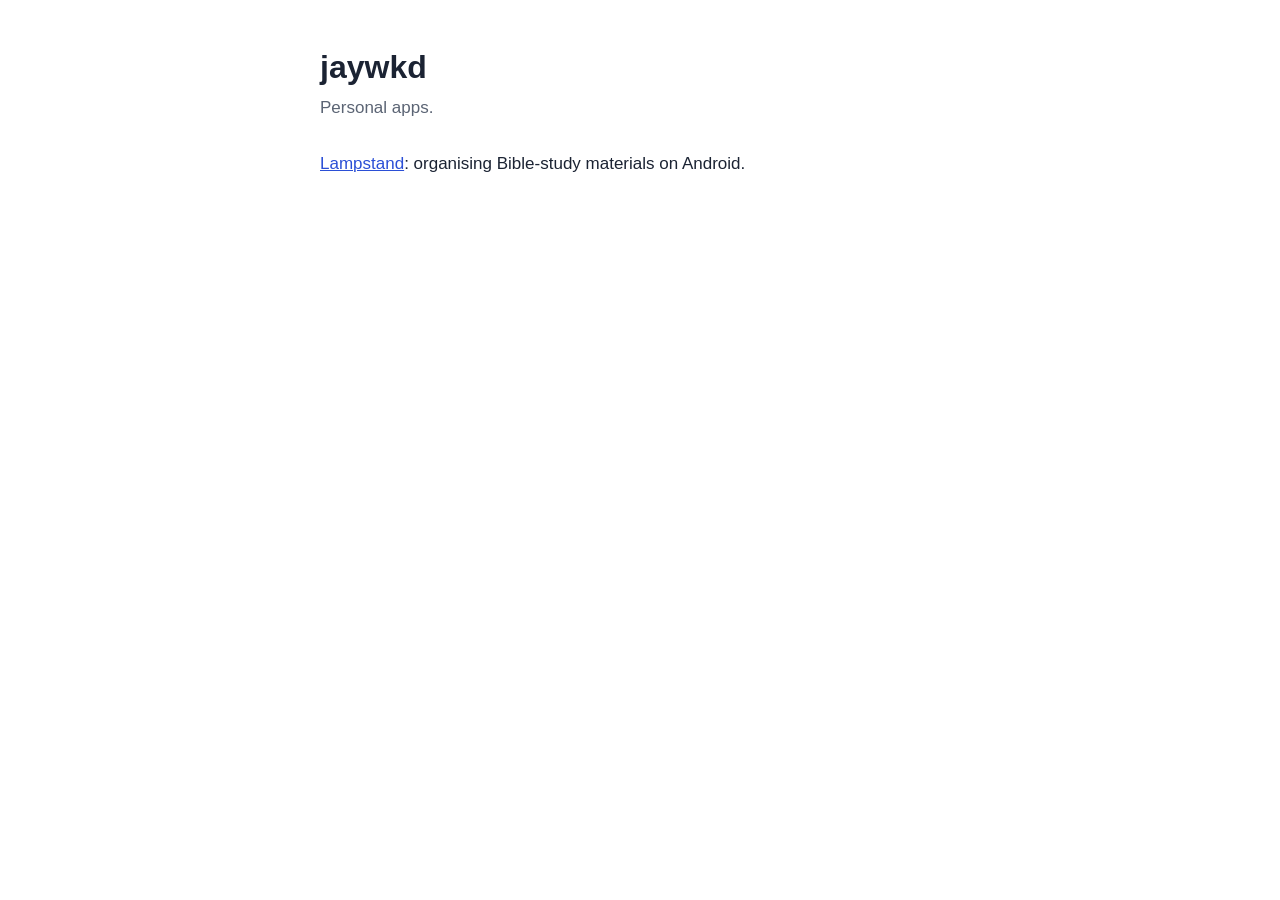
<file: index.html>
<!doctype html>
<html lang="en"><head><meta charset="utf-8"><meta name="google-site-verification" content="oozIs7XB8lP3lkWEwuffHwLIMJjr3qccgHj8AYjxe0s"><meta name="viewport" content="width=device-width,initial-scale=1">
<title>jaywkd</title><link rel="stylesheet" href="style.css"></head>
<body><main>
<h1>jaywkd</h1>
<p class="sub">Personal apps.</p>
<p><a href="lampstand/">Lampstand</a>: organising Bible-study materials on Android.</p>
</main></body></html>
</file>
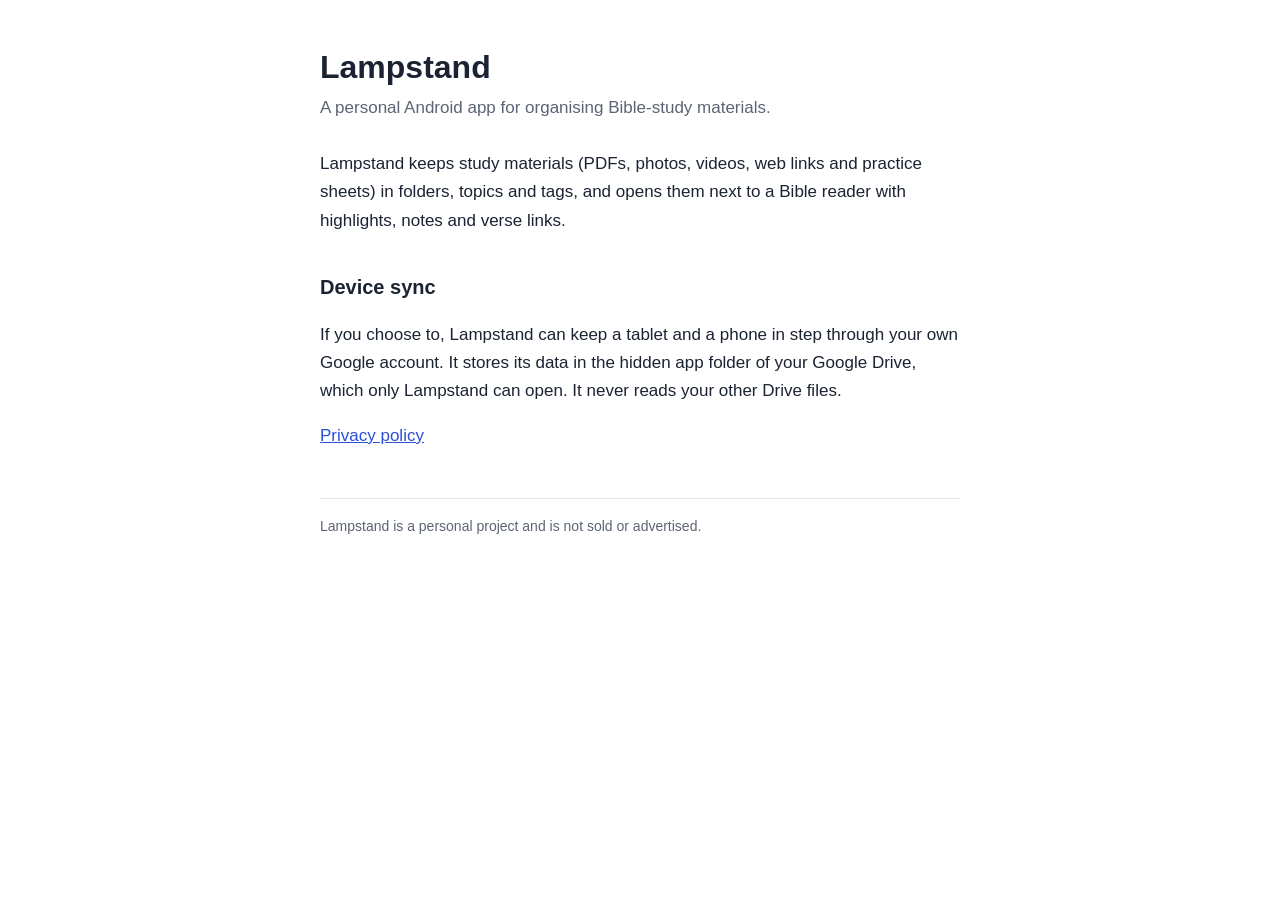
<file: lampstand/index.html>
<!doctype html>
<html lang="en"><head><meta charset="utf-8"><meta name="viewport" content="width=device-width,initial-scale=1">
<title>Lampstand</title><link rel="stylesheet" href="../style.css"></head>
<body><main>
<h1>Lampstand</h1>
<p class="sub">A personal Android app for organising Bible-study materials.</p>
<p>Lampstand keeps study materials (PDFs, photos, videos, web links and practice sheets) in folders, topics and tags, and opens them next to a Bible reader with highlights, notes and verse links.</p>
<h2>Device sync</h2>
<p>If you choose to, Lampstand can keep a tablet and a phone in step through your own Google account. It stores its data in the hidden app folder of your Google Drive, which only Lampstand can open. It never reads your other Drive files.</p>
<p><a href="privacy.html">Privacy policy</a></p>
<footer>Lampstand is a personal project and is not sold or advertised.</footer>
</main></body></html>
</file>
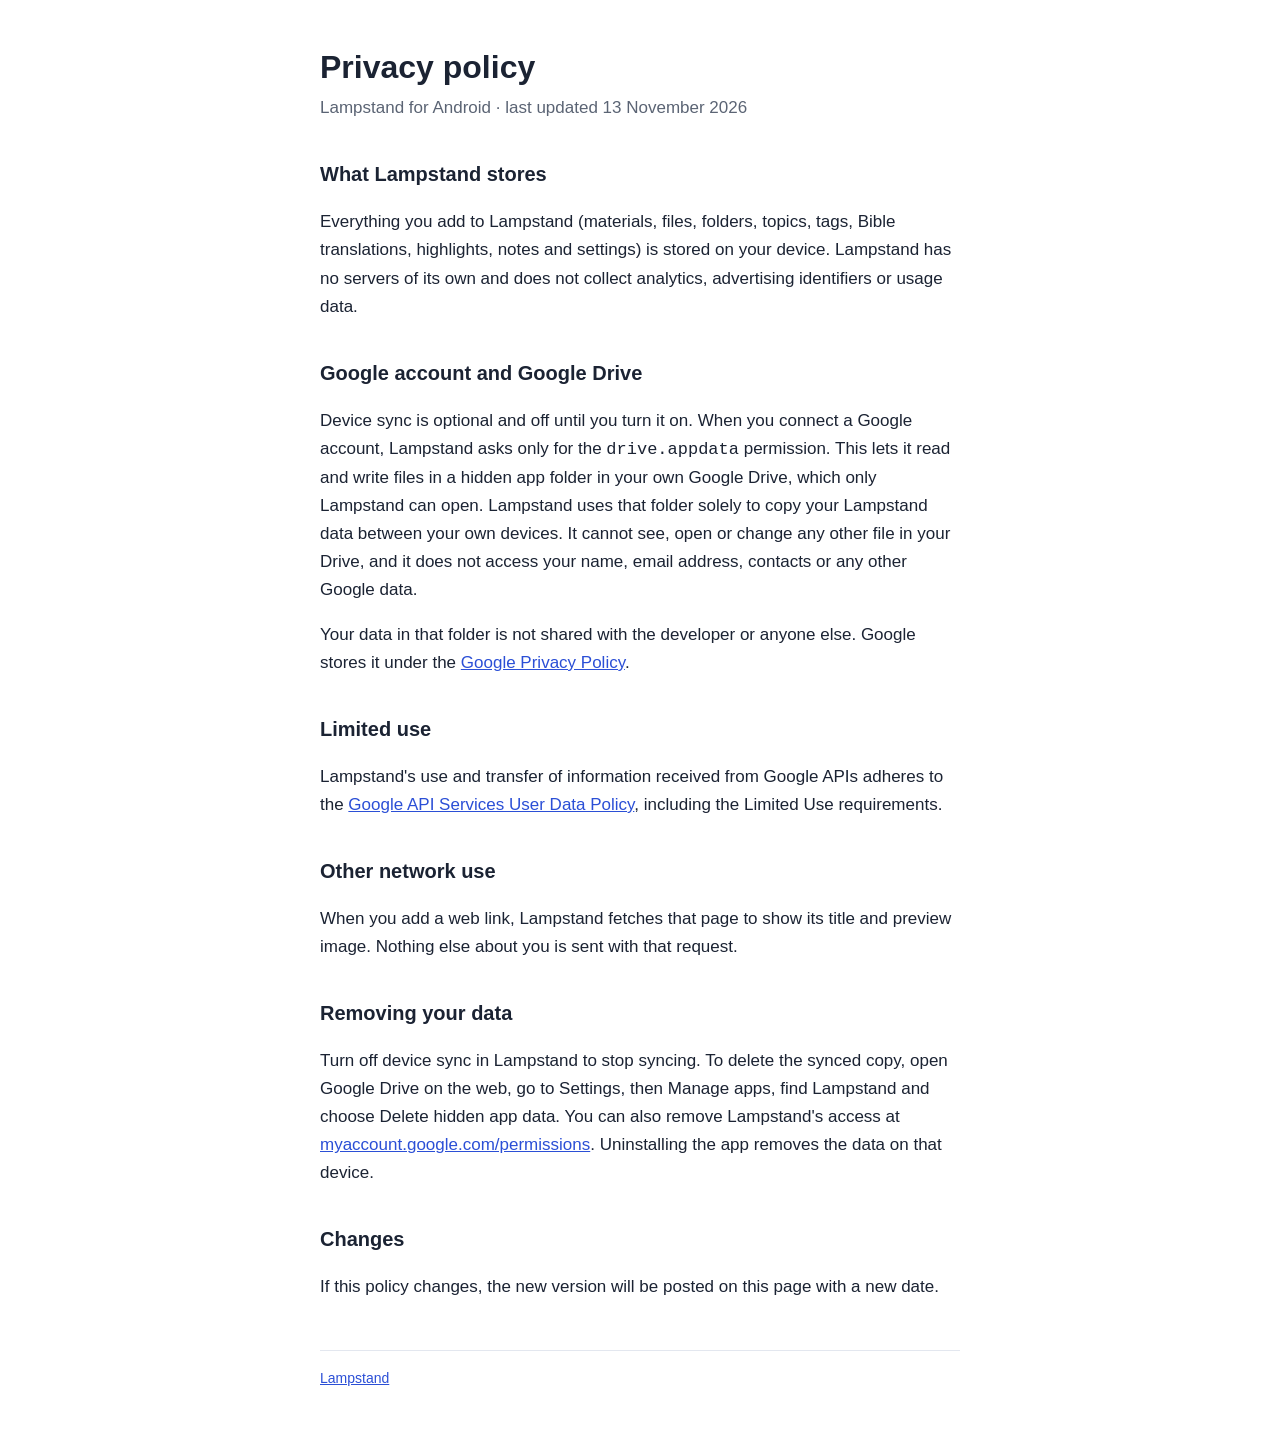
<file: lampstand/privacy.html>
<!doctype html>
<html lang="en"><head><meta charset="utf-8"><meta name="viewport" content="width=device-width,initial-scale=1">
<title>Lampstand privacy policy</title><link rel="stylesheet" href="../style.css"></head>
<body><main>
<h1>Privacy policy</h1>
<p class="sub">Lampstand for Android · last updated 13 November 2026</p>

<h2>What Lampstand stores</h2>
<p>Everything you add to Lampstand (materials, files, folders, topics, tags, Bible translations, highlights, notes and settings) is stored on your device. Lampstand has no servers of its own and does not collect analytics, advertising identifiers or usage data.</p>

<h2>Google account and Google Drive</h2>
<p>Device sync is optional and off until you turn it on. When you connect a Google account, Lampstand asks only for the <code>drive.appdata</code> permission. This lets it read and write files in a hidden app folder in your own Google Drive, which only Lampstand can open. Lampstand uses that folder solely to copy your Lampstand data between your own devices. It cannot see, open or change any other file in your Drive, and it does not access your name, email address, contacts or any other Google data.</p>
<p>Your data in that folder is not shared with the developer or anyone else. Google stores it under the <a href="https://policies.google.com/privacy">Google Privacy Policy</a>.</p>

<h2>Limited use</h2>
<p>Lampstand's use and transfer of information received from Google APIs adheres to the <a href="https://developers.google.com/terms/api-services-user-data-policy">Google API Services User Data Policy</a>, including the Limited Use requirements.</p>

<h2>Other network use</h2>
<p>When you add a web link, Lampstand fetches that page to show its title and preview image. Nothing else about you is sent with that request.</p>

<h2>Removing your data</h2>
<p>Turn off device sync in Lampstand to stop syncing. To delete the synced copy, open Google Drive on the web, go to Settings, then Manage apps, find Lampstand and choose Delete hidden app data. You can also remove Lampstand's access at <a href="https://myaccount.google.com/permissions">myaccount.google.com/permissions</a>. Uninstalling the app removes the data on that device.</p>

<h2>Changes</h2>
<p>If this policy changes, the new version will be posted on this page with a new date.</p>
<footer><a href="index.html">Lampstand</a></footer>
</main></body></html>
</file>
<file: style.css>
:root{--ink:#1B2333;--slate:#5B6474;--blue:#2B4FD6;--paper:#FFFFFF;--line:#E3E7EF}
@media (prefers-color-scheme:dark){:root{--ink:#E8ECF4;--slate:#A3ACBD;--blue:#8FA6FF;--paper:#0F1626;--line:#26304A}}
*{box-sizing:border-box}
body{margin:0;background:var(--paper);color:var(--ink);font:17px/1.65 -apple-system,BlinkMacSystemFont,"Segoe UI",Roboto,"Noto Sans KR",sans-serif}
main{max-width:680px;margin:0 auto;padding:48px 20px 64px}
h1{font-size:32px;line-height:1.2;margin:0 0 8px}
h2{font-size:20px;margin:36px 0 8px}
p,li{color:var(--ink)}
.sub{color:var(--slate);margin:0 0 28px}
a{color:var(--blue)}
footer{margin-top:48px;padding-top:16px;border-top:1px solid var(--line);color:var(--slate);font-size:14px}
</file>
